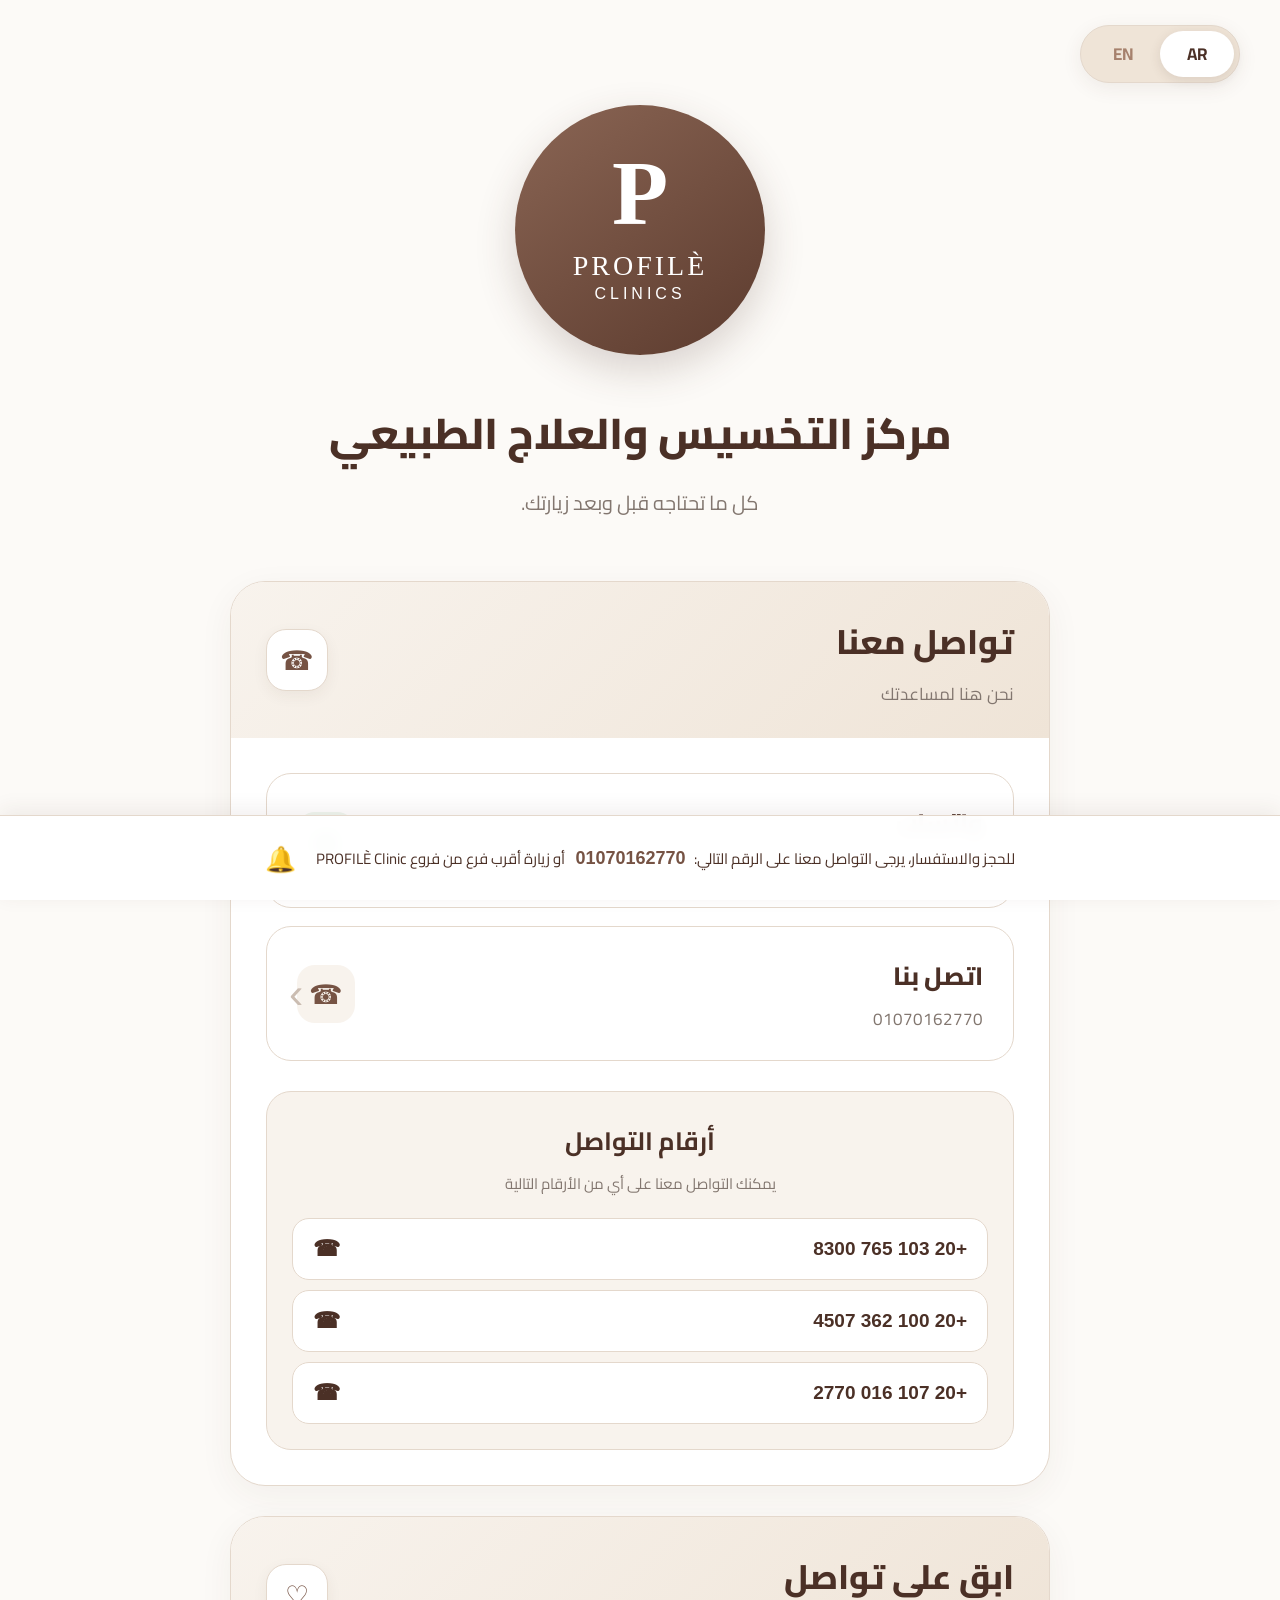
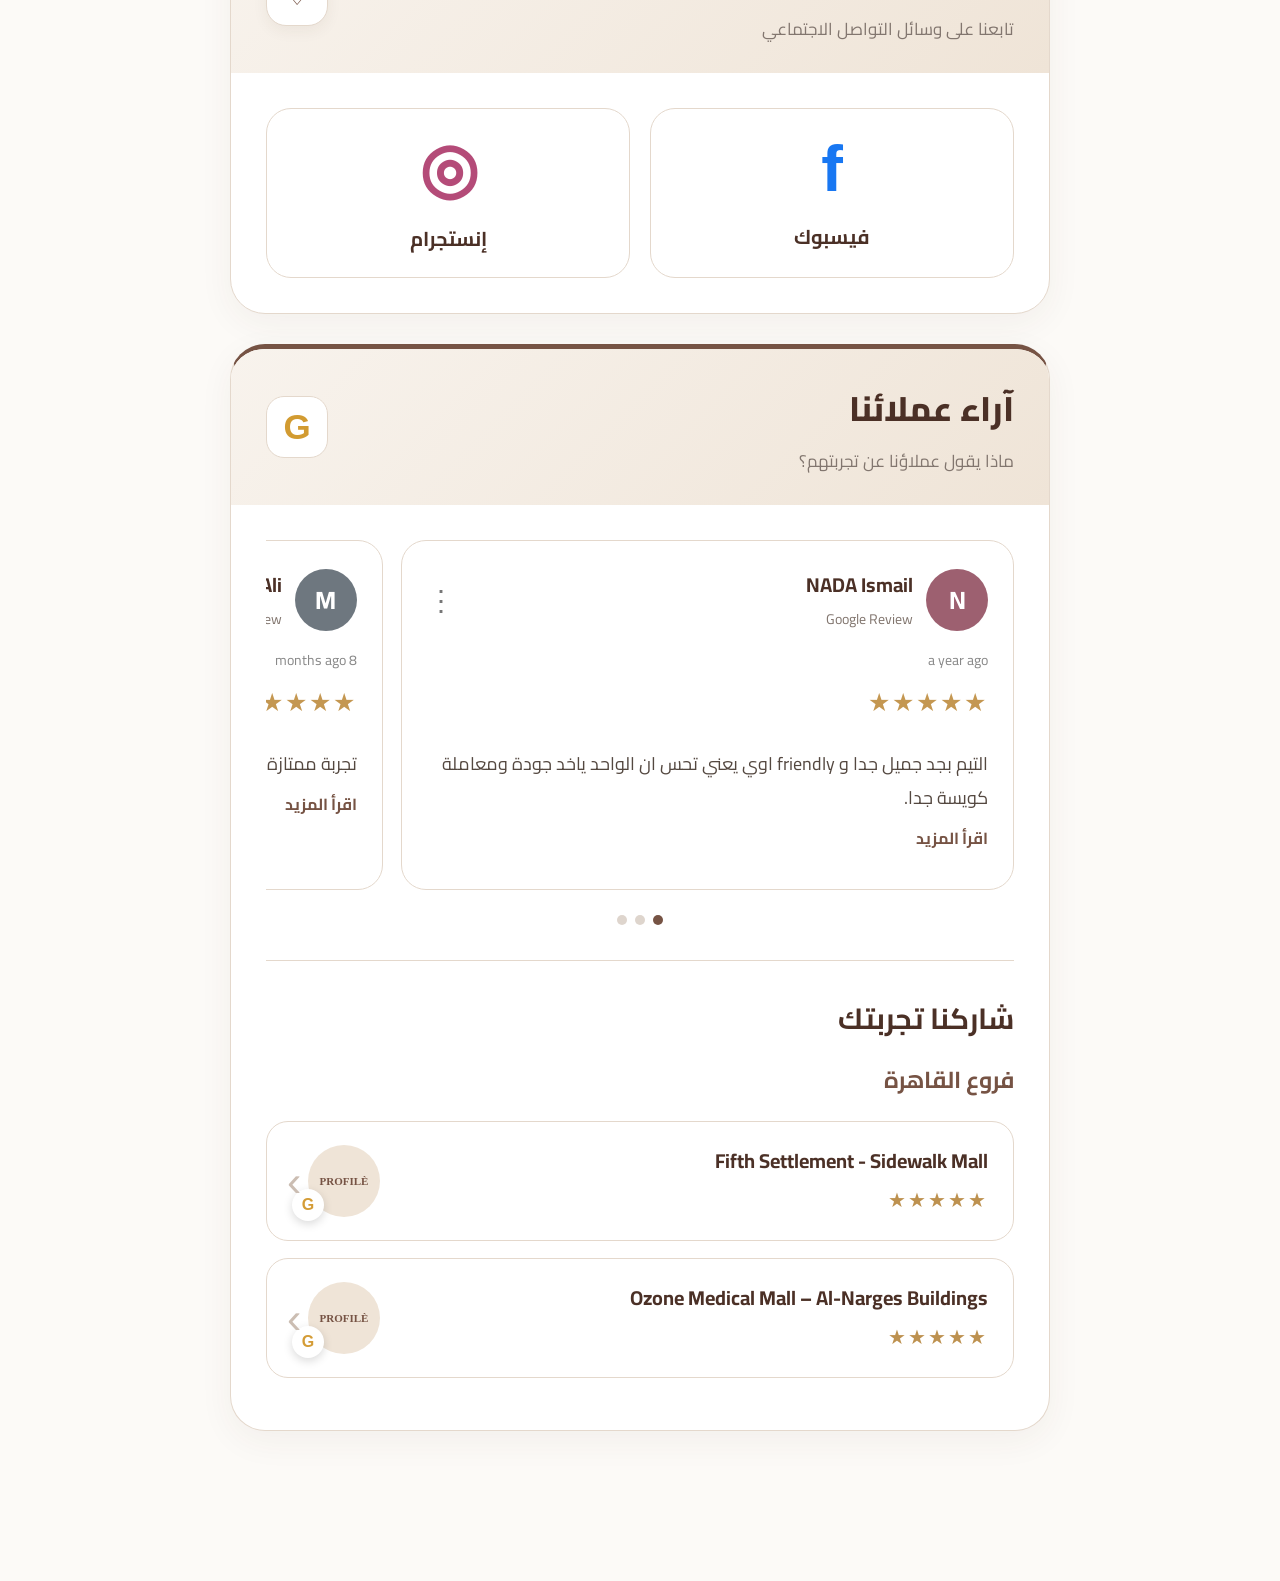
<file: PROFILE-WEBSITE/index.html>
<!DOCTYPE html>
<html lang="ar" dir="rtl">

<head>
    <meta charset="UTF-8">
    <meta name="viewport" content="width=device-width, initial-scale=1.0">

    <title>PROFILÈ Clinics</title>

    <link rel="preconnect" href="https://fonts.googleapis.com">
    <link rel="preconnect" href="https://fonts.gstatic.com" crossorigin>

    <link href="https://fonts.googleapis.com/css2?family=Cairo:wght@400;500;600;700;800&display=swap"
        rel="stylesheet">

    <link rel="stylesheet" href="style.css">
</head>

<body>

    <!-- ================= LANGUAGE ================= -->

    <div class="language-switch">
        <button id="enBtn">EN</button>
        <button id="arBtn" class="active">AR</button>
    </div>


    <main class="page">


        <!-- ================= HERO ================= -->

        <header class="hero">

            <div class="logo-box">

                <div class="logo-symbol">
                    P
                </div>

                <div class="logo-name">
                    PROFILÈ
                </div>

                <div class="logo-clinics">
                    CLINICS
                </div>

            </div>


            <h1 id="heroTitle">
                مركز التخسيس والعلاج الطبيعي
            </h1>

            <p id="heroSubtitle">
                كل ما تحتاجه قبل وبعد زيارتك.
            </p>

        </header>



        <!-- ================= CONTACT ================= -->

        <section class="section">

            <div class="section-header">

                <div>

                    <h2 id="contactTitle">
                        تواصل معنا
                    </h2>

                    <p id="contactSubtitle">
                        نحن هنا لمساعدتك
                    </p>

                </div>

                <div class="header-icon">
                    ☎
                </div>

            </div>


            <div class="contact-list">


                <!-- WHATSAPP -->

                <a href="https://wa.me/201070162770"
                    target="_blank"
                    class="contact-card">

                    <div class="contact-text">

                        <h3 id="whatsappTitle">
                            واتساب
                        </h3>

                        <p id="whatsappSubtitle">
                            تحدث مع فريقنا
                        </p>

                    </div>

                    <div class="whatsapp-icon">
                        ◉
                    </div>

                    <span class="contact-arrow">
                        ›
                    </span>

                </a>



                <!-- MAIN PHONE -->

                <a href="tel:+201070162770"
                    class="contact-card">

                    <div class="contact-text">

                        <h3 id="hotlineTitle">
                            اتصل بنا
                        </h3>

                        <p id="hotlineSubtitle">
                            01070162770
                        </p>

                    </div>

                    <div class="phone-icon">
                        ☎
                    </div>

                    <span class="contact-arrow">
                        ›
                    </span>

                </a>


            </div>



            <!-- ================= PHONE NUMBERS ================= -->

            <div class="phone-numbers">

                <h3 id="numbersTitle">
                    أرقام التواصل
                </h3>

                <p id="numbersSubtitle">
                    يمكنك التواصل معنا على أي من الأرقام التالية
                </p>


                <a href="tel:+201037658300"
                    class="number-card">

                    <span>
                        +20 103 765 8300
                    </span>

                    <span class="number-icon">
                        ☎
                    </span>

                </a>


                <a href="tel:+201003624507"
                    class="number-card">

                    <span>
                        +20 100 362 4507
                    </span>

                    <span class="number-icon">
                        ☎
                    </span>

                </a>


                <a href="tel:+201070162770"
                    class="number-card">

                    <span>
                        +20 107 016 2770
                    </span>

                    <span class="number-icon">
                        ☎
                    </span>

                </a>

            </div>

        </section>



        <!-- ================= SOCIAL MEDIA ================= -->

        <section class="section">

            <div class="section-header">

                <div>

                    <h2 id="socialTitle">
                        ابق على تواصل
                    </h2>

                    <p id="socialSubtitle">
                        تابعنا على وسائل التواصل الاجتماعي
                    </p>

                </div>

                <div class="header-icon">
                    ♡
                </div>

            </div>


            <div class="social-grid">


                <!-- FACEBOOK -->

                <a href="https://www.facebook.com/share/1Bzvk9BdY3/?mibextid=wwXIfr"
                    target="_blank"
                    class="social-card">

                    <div class="facebook">
                        f
                    </div>

                    <h3 id="facebookText">
                        فيسبوك
                    </h3>

                </a>



                <!-- INSTAGRAM -->

                <a href="https://www.instagram.com/drdoaaelseriefy?igsi=YzF0aTJwMzhtNTZs&utm_source=qr"
                    target="_blank"
                    class="social-card">

                    <div class="instagram">
                        ◎
                    </div>

                    <h3 id="instagramText">
                        إنستجرام
                    </h3>

                </a>


            </div>

        </section>



        <!-- ================= REVIEWS ================= -->

        <section class="section reviews-section">


            <div class="section-header">

                <div>

                    <h2 id="reviewsTitle">
                        آراء عملائنا
                    </h2>

                    <p id="reviewsSubtitle">
                        ماذا يقول عملاؤنا عن تجربتهم؟
                    </p>

                </div>

                <div class="google-main">
                    G
                </div>

            </div>



            <div class="reviews">


                <!-- REVIEW 1 -->

                <div class="review-card">

                    <div class="review-header">

                        <div class="review-avatar pink">
                            N
                        </div>

                        <div class="review-name">

                            <strong>
                                NADA Ismail
                            </strong>

                            <span>
                                Google Review
                            </span>

                        </div>

                        <div class="dots">
                            ⋮
                        </div>

                    </div>


                    <div class="review-date">
                        a year ago
                    </div>


                    <div class="stars">
                        ★★★★★
                    </div>


                    <p>
                        التيم بجد جميل جدا و friendly اوي
                        يعني تحس ان الواحد ياخد جودة ومعاملة
                        كويسة جدا.
                    </p>


                    <button class="readMore"
                        data-ar="اقرأ المزيد"
                        data-en="Read More">

                        اقرأ المزيد

                    </button>

                </div>



                <!-- REVIEW 2 -->

                <div class="review-card">

                    <div class="review-header">

                        <div class="review-avatar blue">
                            M
                        </div>

                        <div class="review-name">

                            <strong>
                                Mohamed Ali
                            </strong>

                            <span>
                                Google Review
                            </span>

                        </div>

                        <div class="dots">
                            ⋮
                        </div>

                    </div>


                    <div class="review-date">
                        8 months ago
                    </div>


                    <div class="stars">
                        ★★★★★
                    </div>


                    <p>
                        تجربة ممتازة جدًا والخدمة رائعة
                        وفريق العمل محترم جدًا.
                    </p>


                    <button class="readMore"
                        data-ar="اقرأ المزيد"
                        data-en="Read More">

                        اقرأ المزيد

                    </button>

                </div>



                <!-- REVIEW 3 -->

                <div class="review-card">

                    <div class="review-header">

                        <div class="review-avatar brown">
                            S
                        </div>

                        <div class="review-name">

                            <strong>
                                Sara Ahmed
                            </strong>

                            <span>
                                Google Review
                            </span>

                        </div>

                        <div class="dots">
                            ⋮
                        </div>

                    </div>


                    <div class="review-date">
                        5 months ago
                    </div>


                    <div class="stars">
                        ★★★★★
                    </div>


                    <p>
                        من أحسن الأماكن اللي اتعاملت معاها
                        والنتيجة كانت ممتازة جدًا.
                    </p>


                    <button class="readMore"
                        data-ar="اقرأ المزيد"
                        data-en="Read More">

                        اقرأ المزيد

                    </button>

                </div>


            </div>


            <div class="slider-dots">

                <span class="active"></span>
                <span></span>
                <span></span>

            </div>



            <!-- ================= BRANCHES ================= -->

            <div class="branches">


                <h2 id="shareTitle">
                    شاركنا تجربتك
                </h2>


                <h3 id="branchesTitle"
                    class="branches-title">

                    فروع القاهرة

                </h3>



                <!-- BRANCH 1 -->

                <a href="#"
                    class="branch-card">

                    <div class="branch-info">

                        <h3 id="branchOne">
                            Fifth Settlement - Sidewalk Mall
                        </h3>

                        <div class="branch-stars">
                            ★★★★★
                        </div>

                    </div>


                    <div class="branch-image">
                        PROFILÈ
                    </div>


                    <div class="google-small">
                        G
                    </div>


                    <span class="branch-arrow">
                        ›
                    </span>

                </a>



                <!-- BRANCH 2 -->

                <a href="#"
                    class="branch-card">

                    <div class="branch-info">

                        <h3 id="branchTwo">
                            Ozone Medical Mall – Al-Narges Buildings
                        </h3>

                        <div class="branch-stars">
                            ★★★★★
                        </div>

                    </div>


                    <div class="branch-image">
                        PROFILÈ
                    </div>


                    <div class="google-small">
                        G
                    </div>


                    <span class="branch-arrow">
                        ›
                    </span>

                </a>


            </div>

        </section>


    </main>



    <!-- ================= FIXED HOTLINE ================= -->

    <div class="fixed-hotline">

        <div>

            <span id="urgentText">
                للحجز والاستفسار، يرجى التواصل معنا على الرقم التالي:
            </span>

            <b>
                01070162770
            </b>

            <span id="visitText">
                أو زيارة أقرب فرع من فروع PROFILÈ Clinic
            </span>

        </div>


        <div class="bell">
            🔔
        </div>

    </div>



    <script src="script.js"></script>

</body>

</html>
</file>
<file: PROFILE-WEBSITE/style.css>
* {
    box-sizing: border-box;
    margin: 0;
    padding: 0;
}


:root {

    --brown-dark: #4b3026;
    --brown: #765344;
    --brown-light: #a6816d;

    --beige: #efe4d7;
    --beige-light: #f8f3ed;
    --cream: #fcfaf7;

    --text: #392a24;
    --gray: #82766f;

    --border: #e4d8cc;

    --gold: #b48a52;
}


html {
    scroll-behavior: smooth;
}


body {

    background: var(--cream);

    color: var(--text);

    font-family: "Cairo", sans-serif;

    transition: .3s;
}


.page {

    width: min(100%, 900px);

    margin: auto;

    padding: 30px 40px 150px;
}



/* =========================================
   LANGUAGE
========================================= */

.language-switch {

    position: absolute;

    top: 25px;

    right: 40px;

    width: 160px;

    height: 58px;

    display: flex;

    direction: ltr;

    padding: 5px;

    background: var(--beige);

    border: 1px solid var(--border);

    border-radius: 50px;

    box-shadow: 0 5px 20px rgba(75,48,38,.08);
}


.language-switch button {

    width: 50%;

    border: 0;

    border-radius: 50px;

    background: transparent;

    color: var(--brown-light);

    font-family: "Cairo";

    font-size: 17px;

    font-weight: 700;

    cursor: pointer;

    transition: .3s;
}


.language-switch button.active {

    background: white;

    color: var(--brown-dark);

    box-shadow: 0 3px 12px rgba(75,48,38,.12);
}



/* =========================================
   HERO
========================================= */

.hero {

    padding-top: 75px;

    text-align: center;
}


.logo-box {

    width: 250px;

    height: 250px;

    margin: 0 auto 38px;

    display: flex;

    flex-direction: column;

    justify-content: center;

    align-items: center;

    background:

        linear-gradient(
            145deg,
            #8a6554,
            #5c3b2e
        );

    color: white;

    border-radius: 50%;

    box-shadow:

        0 15px 40px
        rgba(75,48,38,.20);
}


.logo-symbol {

    font-family: Georgia, serif;

    font-size: 92px;

    line-height: .8;

    font-weight: bold;
}


.logo-name {

    margin-top: 22px;

    font-family: Georgia, serif;

    font-size: 28px;

    letter-spacing: 3px;

    line-height: 1;
}


.logo-clinics {

    margin-top: 5px;

    font-family: Arial, sans-serif;

    font-size: 16px;

    letter-spacing: 4px;
}


.hero h1 {

    font-size: 43px;

    font-weight: 800;

    color: var(--brown-dark);
}


.hero p {

    margin-top: 10px;

    margin-bottom: 60px;

    color: var(--gray);

    font-size: 20px;
}



/* =========================================
   SECTION
========================================= */

.section {

    margin-top: 30px;

    padding: 0 35px 35px;

    background: white;

    border: 1px solid var(--border);

    border-radius: 35px;

    box-shadow:

        0 10px 35px
        rgba(75,48,38,.055);

    overflow: hidden;
}


.section-header {

    min-height: 145px;

    margin: 0 -35px 35px;

    padding: 28px 35px;

    display: flex;

    justify-content: space-between;

    align-items: center;

    background:

        linear-gradient(
            135deg,
            var(--beige-light),
            var(--beige)
        );
}


.section-header h2 {

    color: var(--brown-dark);

    font-size: 34px;

    font-weight: 800;
}


.section-header p {

    margin-top: 5px;

    color: var(--gray);

    font-size: 17px;
}


.header-icon {

    width: 62px;

    height: 62px;

    display: grid;

    place-items: center;

    background: white;

    border: 1px solid var(--border);

    border-radius: 20px;

    color: var(--brown);

    font-size: 27px;

    box-shadow: 0 5px 15px rgba(75,48,38,.06);
}



/* =========================================
   CONTACT
========================================= */

.contact-list {

    display: flex;

    flex-direction: column;

    gap: 18px;
}


.contact-card {

    position: relative;

    min-height: 135px;

    padding: 22px 30px;

    display: flex;

    align-items: center;

    text-decoration: none;

    color: var(--text);

    border: 1px solid var(--border);

    border-radius: 25px;

    background: #fff;

    transition: .25s;
}


.contact-card:hover {

    transform: translateY(-3px);

    border-color: var(--brown-light);

    box-shadow:

        0 10px 25px
        rgba(75,48,38,.08);
}


.contact-text {

    flex: 1;

    text-align: right;
}


.contact-text h3 {

    font-size: 25px;

    font-weight: 800;

    color: var(--brown-dark);
}


.contact-text p {

    margin-top: 4px;

    color: var(--gray);

    font-size: 17px;
}


.whatsapp-icon,
.phone-icon {

    width: 58px;

    height: 58px;

    margin-right: 15px;

    display: grid;

    place-items: center;

    border-radius: 18px;

    font-size: 27px;
}


.whatsapp-icon {

    background: #f0f7f0;

    color: #4d8a59;
}


.phone-icon {

    background: var(--beige-light);

    color: var(--brown);
}


.contact-arrow {

    position: absolute;

    left: 22px;

    color: #cbbdb2;

    font-family: Arial;

    font-size: 43px;
}



/* =========================================
   PHONE NUMBERS
========================================= */

.phone-numbers {

    margin-top: 30px;

    padding: 25px;

    background: var(--beige-light);

    border: 1px solid var(--border);

    border-radius: 25px;

    text-align: center;
}


.phone-numbers h3 {

    color: var(--brown-dark);

    font-size: 25px;
}


.phone-numbers > p {

    margin-top: 5px;

    margin-bottom: 20px;

    color: var(--gray);

    font-size: 15px;
}


.number-card {

    min-height: 62px;

    margin-top: 10px;

    padding: 10px 20px;

    display: flex;

    align-items: center;

    justify-content: space-between;

    text-decoration: none;

    background: white;

    color: var(--brown-dark);

    border: 1px solid var(--border);

    border-radius: 17px;

    font-family: Arial, sans-serif;

    font-size: 19px;

    font-weight: 700;

    transition: .2s;
}


.number-card:hover {

    background: var(--brown-dark);

    color: white;
}


.number-icon {

    font-size: 22px;
}



/* =========================================
   SOCIAL
========================================= */

.social-grid {

    display: grid;

    grid-template-columns: repeat(2, 1fr);

    gap: 20px;
}


.social-card {

    min-height: 170px;

    display: flex;

    flex-direction: column;

    justify-content: center;

    align-items: center;

    text-decoration: none;

    color: var(--text);

    background: white;

    border: 1px solid var(--border);

    border-radius: 25px;

    transition: .25s;
}


.social-card:hover {

    transform: translateY(-4px);

    box-shadow:

        0 10px 25px
        rgba(75,48,38,.08);
}


.social-card div {

    margin-bottom: 12px;

    font-family: Arial;

    font-weight: bold;
}


.facebook {

    color: #1877f2;

    font-size: 65px;
}


.instagram {

    color: #b44b78;

    font-size: 68px;
}


.social-card h3 {

    font-size: 20px;

    color: var(--brown-dark);
}



/* =========================================
   REVIEWS
========================================= */

.reviews-section {

    border-top: 5px solid var(--brown);
}


.google-main {

    width: 62px;

    height: 62px;

    display: grid;

    place-items: center;

    border-radius: 18px;

    background: white;

    color: #d29b31;

    font-family: Arial;

    font-size: 35px;

    font-weight: bold;

    border: 1px solid var(--border);
}


.reviews {

    display: flex;

    gap: 18px;

    overflow-x: auto;

    scrollbar-width: none;

    scroll-snap-type: x mandatory;
}


.reviews::-webkit-scrollbar {

    display: none;
}


.review-card {

    flex: 0 0 82%;

    min-height: 350px;

    padding: 25px;

    border: 1px solid var(--border);

    border-radius: 25px;

    background: #fff;

    scroll-snap-align: center;
}


.review-header {

    display: flex;

    align-items: center;

    gap: 13px;
}


.review-avatar {

    width: 62px;

    height: 62px;

    display: grid;

    place-items: center;

    flex-shrink: 0;

    border-radius: 50%;

    color: white;

    font-size: 25px;

    font-weight: bold;
}


.pink {

    background: #9d6070;
}


.blue {

    background: #6e777f;
}


.brown {

    background: var(--brown);
}


.review-name {

    flex: 1;
}


.review-name strong {

    display: block;

    color: var(--brown-dark);

    font-size: 20px;
}


.review-name span {

    color: var(--gray);

    font-size: 14px;
}


.dots {

    font-size: 28px;

    color: #777;
}


.review-date {

    margin-top: 14px;

    color: #888;

    font-size: 14px;
}


.stars {

    margin-top: 5px;

    color: #c49751;

    font-size: 25px;

    letter-spacing: 2px;
}


.review-card p {

    margin-top: 22px;

    color: #544840;

    font-size: 18px;

    line-height: 1.9;
}


.readMore {

    margin-top: 8px;

    border: 0;

    background: transparent;

    color: var(--brown);

    font-family: "Cairo";

    font-size: 16px;

    font-weight: 700;

    cursor: pointer;
}


.review-card p {

    max-height: 115px;

    overflow: hidden;

    transition: .3s;
}


.review-card.expanded p {

    max-height: 500px;
}


.slider-dots {

    display: flex;

    justify-content: center;

    gap: 8px;

    margin-top: 25px;
}


.slider-dots span {

    width: 10px;

    height: 10px;

    border-radius: 50%;

    background: #ded5cd;
}


.slider-dots span.active {

    background: var(--brown);
}



/* =========================================
   BRANCHES
========================================= */

.branches {

    margin-top: 35px;

    padding-top: 30px;

    border-top: 1px solid var(--border);
}


.branches > h2 {

    color: var(--brown-dark);

    font-size: 29px;
}


.branches-title {

    margin: 12px 0 20px;

    color: var(--brown);

    font-size: 23px;
}


.branch-card {

    position: relative;

    min-height: 120px;

    margin-bottom: 17px;

    padding: 18px 25px;

    display: flex;

    align-items: center;

    text-decoration: none;

    color: var(--text);

    border: 1px solid var(--border);

    border-radius: 22px;

    background: white;

    transition: .25s;
}


.branch-card:hover {

    transform: translateY(-3px);

    box-shadow:

        0 8px 20px
        rgba(75,48,38,.07);
}


.branch-info {

    flex: 1;

    text-align: right;

    padding-left: 25px;
}


.branch-info h3 {

    color: var(--brown-dark);

    font-size: 20px;

    line-height: 1.6;
}


.branch-stars {

    margin-top: 4px;

    color: #bd914f;

    font-size: 20px;

    letter-spacing: 2px;
}


.branch-image {

    width: 72px;

    height: 72px;

    display: grid;

    place-items: center;

    border-radius: 50%;

    background: var(--beige);

    color: var(--brown);

    font-family: Georgia;

    font-size: 11px;

    font-weight: bold;
}


.google-small {

    width: 32px;

    height: 32px;

    margin-top: 48px;

    margin-right: -16px;

    display: grid;

    place-items: center;

    border-radius: 50%;

    background: white;

    color: #d49c36;

    font-family: Arial;

    font-weight: bold;

    box-shadow: 0 3px 10px rgba(0,0,0,.15);
}


.branch-arrow {

    position: absolute;

    left: 20px;

    color: #cbbdb2;

    font-family: Arial;

    font-size: 43px;
}



/* =========================================
   FIXED HOTLINE
========================================= */

.fixed-hotline {

    position: fixed;

    z-index: 100;

    left: 0;

    right: 0;

    bottom: 0;

    min-height: 85px;

    padding: 15px 30px;

    display: flex;

    align-items: center;

    justify-content: center;

    gap: 20px;

    background: rgba(255,255,255,.97);

    border-top: 1px solid var(--border);

    box-shadow:

        0 -5px 20px
        rgba(75,48,38,.08);

    color: var(--brown-dark);

    text-align: center;

    direction: rtl;

    font-size: 15px;

    backdrop-filter: blur(8px);
}


.fixed-hotline b {

    margin: 0 5px;

    color: var(--brown);

    font-family: Arial;

    font-size: 18px;
}


.bell {

    font-size: 25px;
}



/* =========================================
   ENGLISH DIRECTION
========================================= */

html[dir="ltr"] .section-header {

    text-align: left;
}


html[dir="ltr"] .contact-text {

    text-align: left;
}


html[dir="ltr"] .contact-arrow {

    left: auto;

    right: 22px;
}


html[dir="ltr"] .whatsapp-icon,
html[dir="ltr"] .phone-icon {

    margin-right: 0;

    margin-left: 15px;
}


html[dir="ltr"] .branch-info {

    text-align: left;

    padding-left: 0;

    padding-right: 25px;
}


html[dir="ltr"] .branch-arrow {

    left: auto;

    right: 20px;
}


html[dir="ltr"] .language-switch {

    right: auto;

    left: 40px;
}



/* =========================================
   MOBILE
========================================= */

@media (max-width: 650px) {


    .page {

        width: 100%;

        padding: 18px 15px 120px;
    }


    .language-switch {

        position: relative;

        top: auto;

        right: auto;

        margin-right: auto;

        margin-bottom: 20px;

        width: 140px;

        height: 52px;
    }


    html[dir="ltr"] .language-switch {

        left: auto;

        margin-left: auto;

        margin-right: 0;
    }


    .hero {

        padding-top: 5px;
    }


    .logo-box {

        width: 220px;

        height: 220px;

        margin-bottom: 30px;
    }


    .logo-symbol {

        font-size: 78px;
    }


    .logo-name {

        font-size: 24px;
    }


    .hero h1 {

        font-size: 29px;

        line-height: 1.5;
    }


    .hero p {

        font-size: 16px;

        margin-bottom: 40px;
    }


    .section {

        margin-top: 22px;

        padding: 0 17px 25px;

        border-radius: 27px;
    }


    .section-header {

        min-height: 125px;

        margin: 0 -17px 25px;

        padding: 22px 20px;
    }


    .section-header h2 {

        font-size: 27px;
    }


    .section-header p {

        font-size: 14px;

        line-height: 1.6;
    }


    .header-icon {

        width: 50px;

        height: 50px;

        font-size: 23px;

        border-radius: 15px;
    }


    .contact-card {

        min-height: 120px;

        padding: 18px;

        border-radius: 22px;
    }


    .contact-text h3 {

        font-size: 20px;
    }


    .contact-text p {

        font-size: 14px;
    }


    .whatsapp-icon,
    .phone-icon {

        width: 48px;

        height: 48px;

        margin-right: 8px;

        font-size: 23px;

        border-radius: 15px;
    }


    html[dir="ltr"] .whatsapp-icon,
    html[dir="ltr"] .phone-icon {

        margin-right: 0;

        margin-left: 8px;
    }


    .phone-numbers {

        padding: 20px 15px;

        border-radius: 22px;
    }


    .phone-numbers h3 {

        font-size: 22px;
    }


    .number-card {

        min-height: 55px;

        padding: 8px 15px;

        font-size: 16px;
    }


    .social-grid {

        grid-template-columns: repeat(2, 1fr);

        gap: 12px;
    }


    .social-card {

        min-height: 135px;

        border-radius: 20px;
    }


    .facebook {

        font-size: 52px;
    }


    .instagram {

        font-size: 55px;
    }


    .social-card h3 {

        font-size: 17px;
    }


    .review-card {

        flex: 0 0 90%;

        min-height: 330px;

        padding: 20px;
    }


    .review-avatar {

        width: 55px;

        height: 55px;
    }


    .review-name strong {

        font-size: 18px;
    }


    .stars {

        font-size: 22px;
    }


    .review-card p {

        font-size: 16px;

        line-height: 1.8;
    }


    .branches > h2 {

        font-size: 24px;
    }


    .branches-title {

        font-size: 20px;
    }


    .branch-card {

        min-height: 105px;

        padding: 15px;

        border-radius: 20px;
    }


    .branch-info {

        padding-left: 15px;
    }


    html[dir="ltr"] .branch-info {

        padding-left: 0;

        padding-right: 15px;
    }


    .branch-info h3 {

        font-size: 16px;
    }


    .branch-stars {

        font-size: 16px;
    }


    .branch-image {

        width: 60px;

        height: 60px;

        font-size: 9px;
    }


    .google-small {

        width: 28px;

        height: 28px;

        margin-top: 40px;

        margin-right: -14px;

        font-size: 13px;
    }


    .fixed-hotline {

        min-height: 75px;

        padding: 10px 12px;

        gap: 8px;

        font-size: 10px;

        line-height: 1.7;
    }


    .fixed-hotline b {

        font-size: 13px;
    }


    .bell {

        font-size: 19px;
    }

}
</file>
